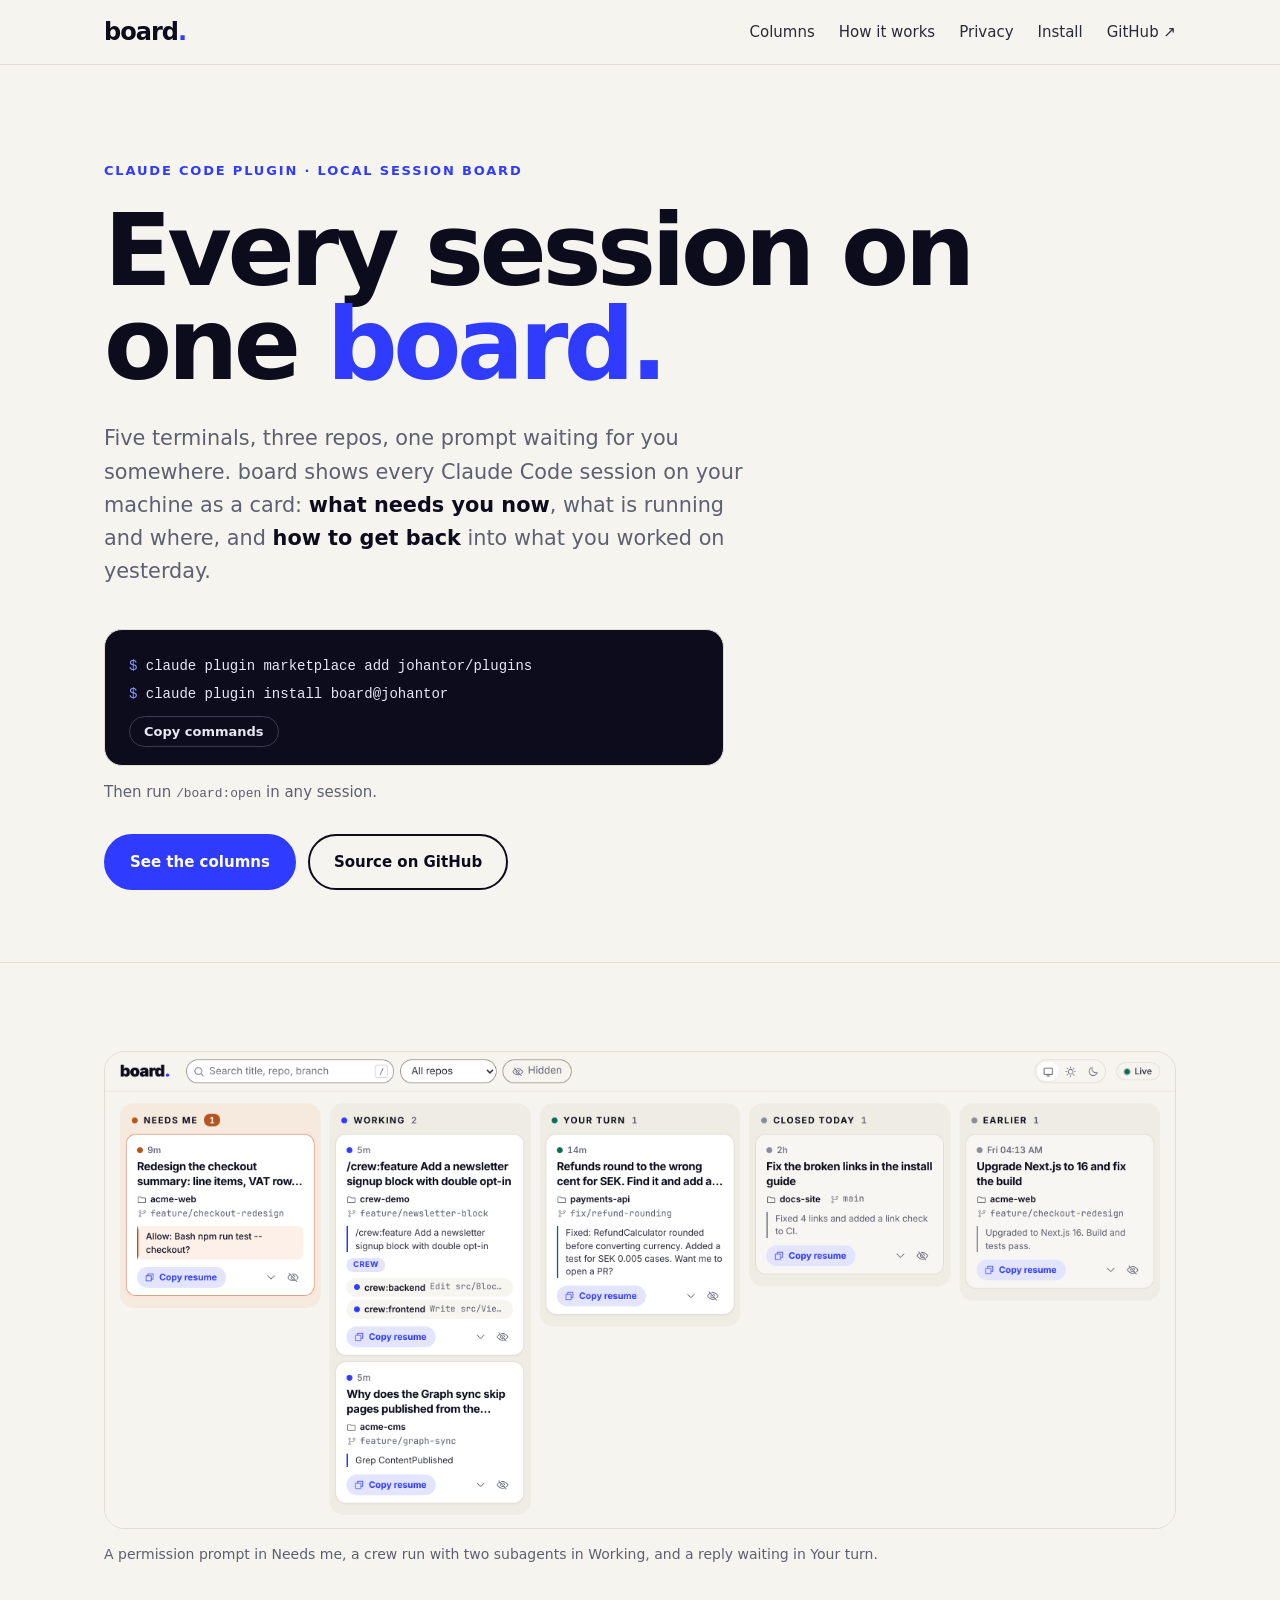
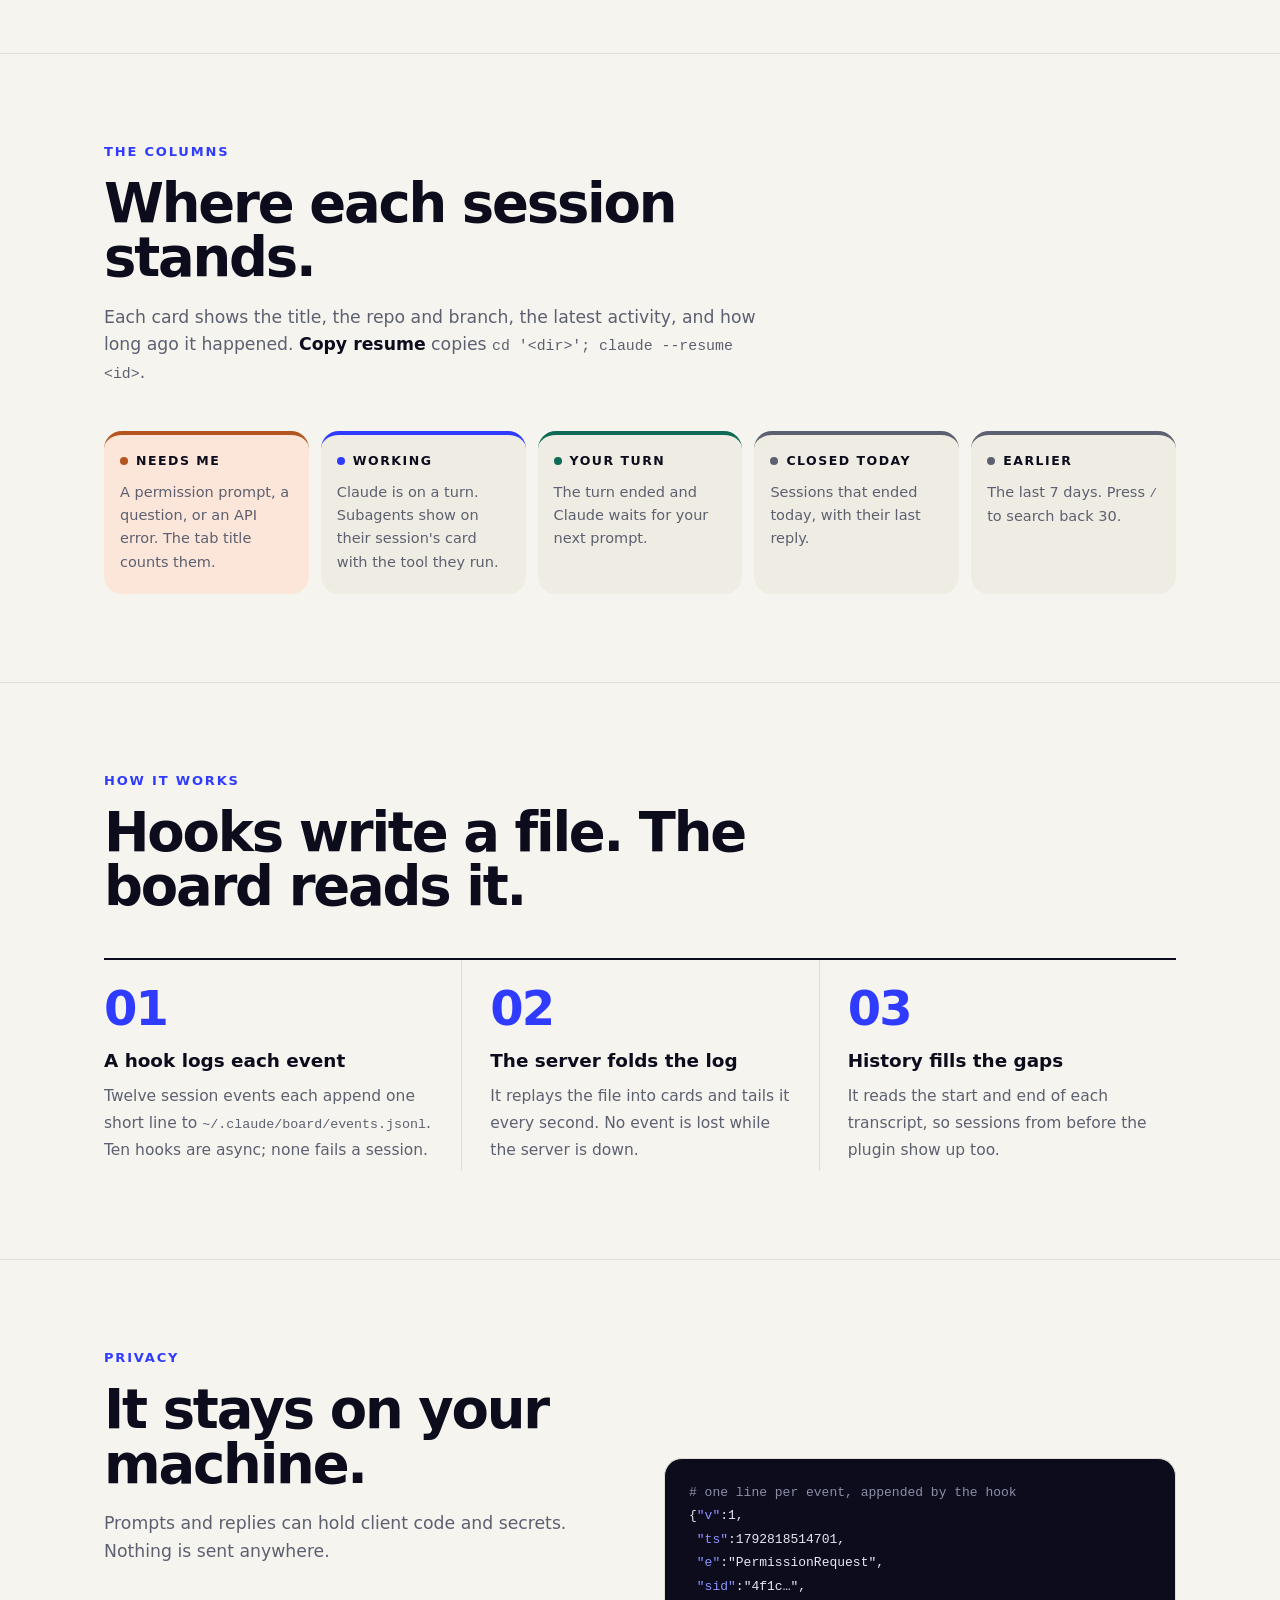
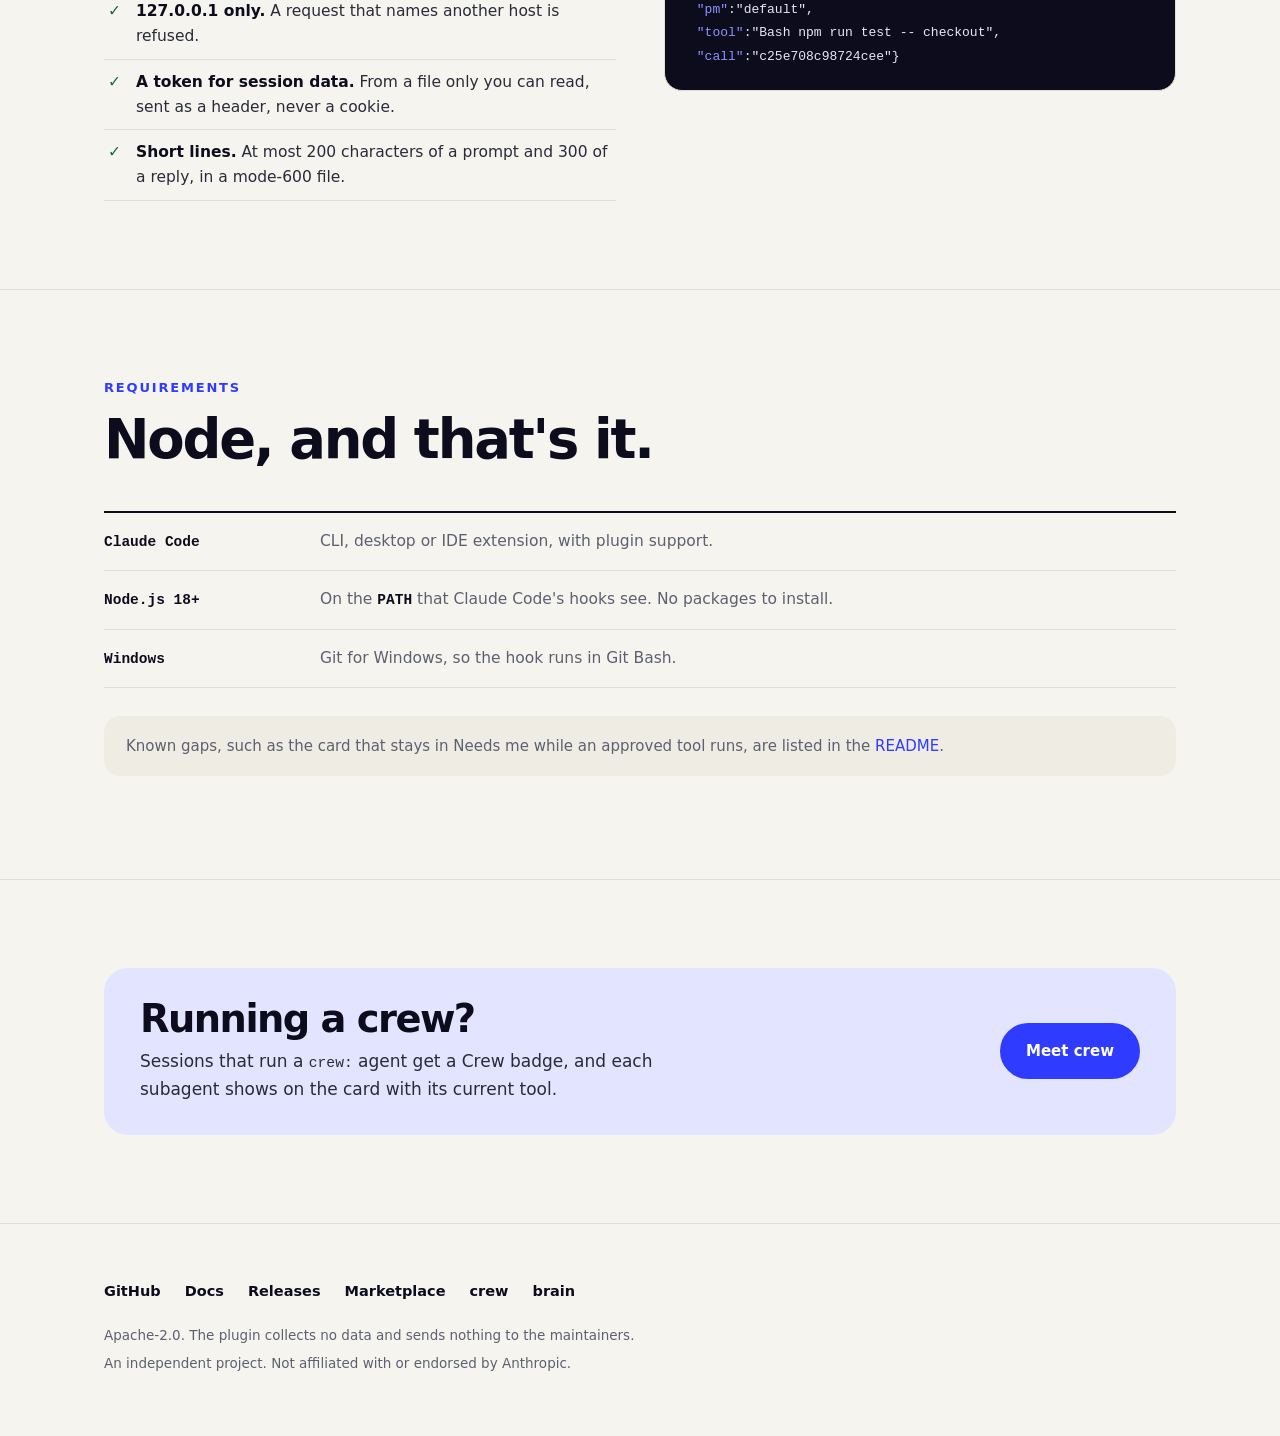
<file: docs/index.html>
<!doctype html>
<html lang="en">
<head>
<meta charset="utf-8">
<meta name="viewport" content="width=device-width, initial-scale=1">
<title>board — every Claude Code session on one board</title>
<meta name="description" content="board is a Claude Code plugin: a local kanban board of every session on your machine. What needs you, what is running, and what you closed today.">
<link rel="canonical" href="https://johantor.github.io/board/">
<meta property="og:type" content="website">
<meta property="og:title" content="board — every Claude Code session on one board">
<meta property="og:description" content="What needs you, what is running, and what you closed today. Local only.">
<meta property="og:url" content="https://johantor.github.io/board/">
<meta property="og:image" content="https://johantor.github.io/board/board-light.png">
<meta name="twitter:card" content="summary_large_image">
<link rel="icon" href="data:image/svg+xml,%3Csvg xmlns='http://www.w3.org/2000/svg' viewBox='0 0 32 32'%3E%3Crect width='32' height='32' rx='8' fill='%232f3bff'/%3E%3Ctext x='16' y='22' text-anchor='middle' font-family='Arial' font-weight='900' font-size='17' fill='white'%3Eb%3C/text%3E%3C/svg%3E">
<link rel="stylesheet" href="style.css">
<link rel="stylesheet" href="board.css">
</head>
<body>

<nav>
  <div class="wrap">
    <span class="brand">board<i>.</i></span>
    <ul>
      <li><a href="#columns">Columns</a></li>
      <li><a href="#how">How it works</a></li>
      <li><a href="#privacy">Privacy</a></li>
      <li><a href="#install">Install</a></li>
      <li><a href="https://github.com/johantor/board">GitHub&nbsp;↗</a></li>
    </ul>
  </div>
</nav>

<header class="hero">
  <div class="wrap">
    <div class="eyebrow">Claude Code plugin · local session board</div>
    <h1>Every session on one <em>board.</em></h1>
    <p class="lede">Five terminals, three repos, one prompt waiting for you somewhere. board shows every
      Claude Code session on your machine as a card: <strong>what needs you now</strong>, what is
      running and where, and <strong>how to get back</strong> into what you worked on yesterday.</p>

    <div class="install" id="install">
<pre id="cmd"><span class="p">$ </span>claude plugin marketplace add johantor/plugins
<span class="p">$ </span>claude plugin install board@johantor</pre>
      <button class="copy" id="copy" type="button">Copy commands</button>
    </div>
    <p class="hint">Then run <code>/board:open</code> in any session.</p>

    <div class="cta">
      <a class="btn primary" href="#columns">See the columns</a>
      <a class="btn" href="https://github.com/johantor/board">Source on GitHub</a>
    </div>
  </div>
</header>

<section id="shot">
  <div class="wrap">
    <figure>
      <picture>
        <source srcset="board-dark.png" media="(prefers-color-scheme: dark)">
        <img src="board-light.png" width="1440" height="640"
             alt="The board: five columns named Needs me, Working, Your turn, Closed today and Earlier, each with session cards that show a title, repo, branch, latest activity and a Copy resume button.">
      </picture>
      <figcaption>A permission prompt in Needs me, a crew run with two subagents in Working, and a reply waiting in Your turn.</figcaption>
    </figure>
  </div>
</section>

<section id="columns">
  <div class="wrap">
    <div class="sec-head">
      <div class="kicker">The columns</div>
      <h2>Where each session stands.</h2>
      <p>Each card shows the title, the repo and branch, the latest activity, and how long ago it
        happened. <strong>Copy resume</strong> copies <code>cd '&lt;dir&gt;'; claude --resume &lt;id&gt;</code>.</p>
    </div>
    <div class="lanes">
      <div class="lane needs"><h3>Needs me</h3>
        <p>A permission prompt, a question, or an API error. The tab title counts them.</p></div>
      <div class="lane working"><h3>Working</h3>
        <p>Claude is on a turn. Subagents show on their session's card with the tool they run.</p></div>
      <div class="lane turn"><h3>Your turn</h3>
        <p>The turn ended and Claude waits for your next prompt.</p></div>
      <div class="lane today"><h3>Closed today</h3>
        <p>Sessions that ended today, with their last reply.</p></div>
      <div class="lane earlier"><h3>Earlier</h3>
        <p>The last 7 days. Press <code>/</code> to search back 30.</p></div>
    </div>
  </div>
</section>

<section id="how">
  <div class="wrap">
    <div class="sec-head">
      <div class="kicker">How it works</div>
      <h2>Hooks write a file. The board reads it.</h2>
    </div>
    <ol class="steps">
      <li><b>A hook logs each event</b><span>Twelve session events each append one short line to
        <code>~/.claude/board/events.jsonl</code>. Ten hooks are async; none fails a session.</span></li>
      <li><b>The server folds the log</b><span>It replays the file into cards and tails it every
        second. No event is lost while the server is down.</span></li>
      <li><b>History fills the gaps</b><span>It reads the start and end of each transcript, so
        sessions from before the plugin show up too.</span></li>
    </ol>
  </div>
</section>

<section id="privacy">
  <div class="wrap split">
    <div>
      <div class="sec-head">
        <div class="kicker">Privacy</div>
        <h2>It stays on your machine.</h2>
        <p>Prompts and replies can hold client code and secrets. Nothing is sent anywhere.</p>
      </div>
      <ul class="checks">
        <li><b>127.0.0.1 only.</b> A request that names another host is refused.</li>
        <li><b>A token for session data.</b> From a file only you can read, sent as a header, never a cookie.</li>
        <li><b>Short lines.</b> At most 200 characters of a prompt and 300 of a reply, in a mode-600 file.</li>
      </ul>
    </div>
<pre class="logline"><span class="c"># one line per event, appended by the hook</span>
{<span class="k">"v"</span>:1,
 <span class="k">"ts"</span>:1792818514701,
 <span class="k">"e"</span>:"PermissionRequest",
 <span class="k">"sid"</span>:"4f1c…",
 <span class="k">"pm"</span>:"default",
 <span class="k">"tool"</span>:"Bash npm run test -- checkout",
 <span class="k">"call"</span>:"c25e708c98724cee"}</pre>
  </div>
</section>

<section id="requirements">
  <div class="wrap">
    <div class="sec-head">
      <div class="kicker">Requirements</div>
      <h2>Node, and that's it.</h2>
    </div>
    <ul class="cmds">
      <li><code>Claude Code</code><span>CLI, desktop or IDE extension, with plugin support.</span></li>
      <li><code>Node.js 18+</code><span>On the <code>PATH</code> that Claude Code's hooks see. No packages to install.</span></li>
      <li><code>Windows</code><span>Git for Windows, so the hook runs in Git Bash.</span></li>
    </ul>
    <p class="note">Known gaps, such as the card that stays in Needs me while an approved tool runs, are
      listed in the <a href="https://github.com/johantor/board#known-gaps">README</a>.</p>
  </div>
</section>

<section id="crew">
  <div class="wrap">
    <div class="band">
      <div>
        <h2>Running a crew?</h2>
        <p>Sessions that run a <code>crew:</code> agent get a Crew badge, and each subagent shows on
          the card with its current tool.</p>
      </div>
      <a class="btn primary" href="https://johantor.github.io/crew/">Meet crew</a>
    </div>
  </div>
</section>

<footer>
  <div class="wrap">
    <div class="flinks">
      <a href="https://github.com/johantor/board">GitHub</a>
      <a href="https://github.com/johantor/board/blob/main/README.md">Docs</a>
      <a href="https://github.com/johantor/board/releases">Releases</a>
      <a href="https://johantor.github.io/plugins/">Marketplace</a>
      <a href="https://johantor.github.io/crew/">crew</a>
      <a href="https://johantor.github.io/brain/">brain</a>
    </div>
    <p class="fine">Apache-2.0. The plugin collects no data and sends nothing to the maintainers.</p>
    <p class="fine">An independent project. Not affiliated with or endorsed by Anthropic.</p>
  </div>
</footer>

<script>
  document.getElementById('copy').addEventListener('click', function () {
    const text = document.getElementById('cmd').innerText.replace(/^\$ /gm, '').trim();
    const done = (ok) => {
      if (!ok) {
        // No clipboard access: select the commands so the platform's copy shortcut works.
        const range = document.createRange();
        range.selectNodeContents(document.getElementById('cmd'));
        getSelection().removeAllRanges();
        getSelection().addRange(range);
      }
      this.textContent = ok ? 'Copied' : 'Selected: copy with your shortcut';
      setTimeout(() => { this.textContent = 'Copy commands'; }, 2400);
    };
    if (navigator.clipboard?.writeText) {
      navigator.clipboard.writeText(text).then(() => done(true), () => done(false));
    } else {
      done(false);
    }
  });
</script>

</body>
</html>
</file>
<file: docs/style.css>
/* A copy of the crew site's stylesheet (johantor/crew, docs/style.css): keep the two in step. */
  :root{
    --bg:#f6f4ef;
    --surface:#ffffff;
    --soft:#efece4;
    --line:#e2ded4;
    --ink:#0c0c1d;
    --text:#2a2b3a;
    --muted:#5d6070;
    --accent:#2f3bff;
    --accent-ink:#ffffff;
    --accent-soft:#e3e4ff;
    --go:#0e6b55;
    --go-soft:#ddf1ea;
    --warm:#b4541f;
    --warm-soft:#fbe6d9;
    /* System fonts only: no third-party font request, so the site sends visitors nowhere. */
    --display:"Inter Tight","Inter",system-ui,-apple-system,"Segoe UI",Roboto,Helvetica,Arial,sans-serif;
    --sans:"Inter",system-ui,-apple-system,"Segoe UI",Roboto,Helvetica,Arial,sans-serif;
    --mono:"JetBrains Mono",ui-monospace,SFMono-Regular,Menlo,Consolas,monospace;
    --wrap:1120px;
    /* Terminal panels stay dark in both schemes: their text colour is fixed. */
    --term:#0c0c1d;
  }
  @media (prefers-color-scheme:dark){
    :root{
      --bg:#0e0f1a; --surface:#161827; --soft:#1c1e30; --line:#2a2d44;
      --ink:#f4f3ff; --text:#d9d9e8; --muted:#9b9db2;
      --accent:#8c93ff; --accent-ink:#0e0f1a; --accent-soft:#23264a;
      --go:#5fd3b0; --go-soft:#163a31; --warm:#f2a06e; --warm-soft:#3a2418;
      --term:#05060c;
    }
  }
  *{box-sizing:border-box}
  html{scroll-behavior:smooth}
  /* Anchor targets clear the sticky nav. */
  [id]{scroll-margin-top:88px}
  body{margin:0;background:var(--bg);color:var(--text);font:17px/1.6 var(--sans);
       -webkit-font-smoothing:antialiased}
  .wrap{max-width:var(--wrap);margin:0 auto;padding:0 24px}
  h1,h2,h3{color:var(--ink);font-family:var(--display);margin:0}
  a{color:var(--accent);text-decoration:none}
  a:hover{text-decoration:underline;text-underline-offset:3px}
  code{font-family:var(--mono);font-size:.86em}

  /* nav */
  nav{position:sticky;top:0;z-index:20;background:color-mix(in srgb,var(--bg) 88%,transparent);
      backdrop-filter:blur(10px);border-bottom:1px solid var(--line)}
  nav .wrap{display:flex;align-items:center;gap:28px;height:64px}
  .brand{font-family:var(--display);font-weight:900;font-size:24px;letter-spacing:-.04em;color:var(--ink)}
  .brand i{font-style:normal;color:var(--accent)}
  nav ul{display:flex;gap:24px;list-style:none;margin:0 0 0 auto;padding:0;flex-wrap:wrap}
  nav a{color:var(--text);font-size:15px;font-weight:500}

  /* hero */
  header.hero{padding:96px 0 72px}
  .eyebrow{font-family:var(--sans);font-weight:700;font-size:13px;letter-spacing:.14em;
           text-transform:uppercase;color:var(--accent);margin-bottom:22px}
  h1{font-weight:900;font-size:clamp(2.8rem,8.4vw,6.2rem);line-height:.95;letter-spacing:-.045em;max-width:14ch}
  h1 em{font-style:normal;color:var(--accent)}
  .lede{max-width:40rem;margin:30px 0 0;font-size:clamp(1.08rem,2.1vw,1.3rem);color:var(--muted)}
  .lede strong{color:var(--ink);font-weight:700}

  .install{max-width:620px;margin:40px 0 0;background:var(--term);border:1px solid var(--line);border-radius:18px;overflow:hidden}
  .install pre{margin:0;padding:22px 24px 8px;font-family:var(--mono);font-size:14px;line-height:2;
               color:#e8e8f4;overflow-x:auto;white-space:pre}
  .install .p{color:#8c93ff;user-select:none}
  button.copy{margin:0 24px 18px;padding:8px 14px;border:1px solid #3a3c55;border-radius:999px;
              background:transparent;color:#e8e8f4;font:600 13px/1 var(--sans);cursor:pointer}
  button.copy:hover{background:#262840}

  .cta{margin-top:30px;display:flex;gap:12px;flex-wrap:wrap}
  .btn{display:inline-block;padding:14px 24px;border-radius:999px;font-weight:700;font-size:15px;
       border:2px solid var(--ink);color:var(--ink)}
  .btn:hover{text-decoration:none;background:var(--soft)}
  .btn.primary{background:var(--accent);border-color:var(--accent);color:var(--accent-ink)}
  .btn.primary:hover{filter:brightness(1.08);background:var(--accent)}

  /* sections */
  section{padding:88px 0;border-top:1px solid var(--line)}
  .kicker{font-weight:700;font-size:13px;letter-spacing:.14em;text-transform:uppercase;color:var(--accent);margin-bottom:14px}
  h2{font-weight:900;font-size:clamp(2rem,5vw,3.4rem);line-height:1;letter-spacing:-.04em;max-width:18ch}
  .sec-head{margin-bottom:44px}
  .sec-head p{max-width:42rem;color:var(--muted);margin:18px 0 0;font-size:1.08rem}
  h3{font-weight:800;font-size:1.2rem;letter-spacing:-.02em}

  figure{margin:0}
  figure img{width:100%;height:auto;display:block;border-radius:20px;border:1px solid var(--line)}
  figcaption{margin-top:14px;font-size:14px;color:var(--muted)}

  /* tags */
  .tag{padding:4px 11px;border-radius:999px;font:700 11.5px/1.4 var(--sans);
       letter-spacing:.06em;text-transform:uppercase}
  .tag.beta{background:var(--warm-soft);color:var(--warm)}

  .stacks{display:flex;gap:10px;flex-wrap:wrap;margin-top:28px}
  .stacks span{padding:9px 16px;border-radius:999px;background:var(--accent-soft);color:var(--ink);
               font-weight:700;font-size:14px}

  /* lists */
  .cmds{list-style:none;padding:0;margin:0;border-top:2px solid var(--ink)}
  .cmds li{display:flex;gap:24px;flex-wrap:wrap;align-items:baseline;padding:16px 0;border-bottom:1px solid var(--line)}
  .cmds code{min-width:12rem;font-weight:700;font-size:14.5px;color:var(--ink)}
  .cmds li > span{flex:1;min-width:15rem;color:var(--muted);font-size:15.5px}
  .cmds .tag{margin-left:8px;vertical-align:2px}

  .hint{margin:14px 0 0;font-size:15px;color:var(--muted)}
  .sec-head p strong{color:var(--ink)}
  .note{margin-top:28px;padding:18px 22px;border-radius:16px;background:var(--soft);color:var(--muted);font-size:15px}

  /* layouts beyond cards: numbered steps, text beside a terminal, a checklist, a closing band */
  .steps{list-style:none;padding:0;margin:0;display:grid;grid-template-columns:repeat(3,1fr);
         counter-reset:step;border-top:2px solid var(--ink)}
  .steps li{counter-increment:step;padding:24px 28px 8px 0}
  .steps li + li{padding-left:28px;border-left:1px solid var(--line)}
  .steps li::before{content:counter(step,decimal-leading-zero);display:block;font-family:var(--display);
                    font-weight:900;font-size:3rem;line-height:1;letter-spacing:-.04em;color:var(--accent);margin-bottom:14px}
  .steps b{display:block;color:var(--ink);font-family:var(--display);font-weight:800;font-size:1.15rem;margin-bottom:6px}
  .steps span{color:var(--muted);font-size:15.5px}

  .split{display:grid;grid-template-columns:1fr 1fr;gap:48px;align-items:center}
  .split .sec-head{margin-bottom:0}
  .checks{list-style:none;padding:0;margin:24px 0 0}
  .checks li{padding:10px 0 10px 32px;position:relative;border-bottom:1px solid var(--line);font-size:15.5px}
  .checks li::before{content:"✓";position:absolute;left:4px;color:var(--go);font-weight:900}
  .checks b{color:var(--ink)}
  .logline{margin:0;background:var(--term);border:1px solid var(--line);border-radius:18px;padding:22px 24px;
           font:13px/1.8 var(--mono);color:#e8e8f4;overflow-x:auto;white-space:pre-wrap}
  .logline .k{color:#8c93ff}
  .logline .c{color:#8b8ea6}
  .logline .x{color:#f2a06e}

  .band{display:flex;gap:24px;align-items:center;justify-content:space-between;flex-wrap:wrap;
        background:var(--accent-soft);border-radius:24px;padding:32px 36px}
  .band h2{font-size:clamp(1.6rem,3.6vw,2.4rem)}
  .band p{margin:10px 0 0;color:var(--text);max-width:36rem}

  /* a two-column spec sheet, and grouped lists */
  .spec{display:grid;grid-template-columns:repeat(2,minmax(0,1fr));column-gap:48px;border-top:2px solid var(--ink)}
  .spec div{display:flex;gap:16px;align-items:baseline;padding:14px 0;border-bottom:1px solid var(--line)}
  .spec b{min-width:10rem;color:var(--ink);font-family:var(--display);font-weight:800}
  .spec span{color:var(--muted);font-size:15px}
  .groups{display:grid;grid-template-columns:repeat(4,minmax(0,1fr));gap:28px;margin-top:36px}
  .groups h3{font-family:var(--sans);font-size:12.5px;font-weight:800;letter-spacing:.12em;text-transform:uppercase;
             color:var(--muted);padding-bottom:10px;border-bottom:2px solid var(--ink)}
  .groups ul{list-style:none;padding:0;margin:0}
  .groups li{padding:10px 0;border-bottom:1px solid var(--line);font-size:14.5px;color:var(--muted)}
  .groups code{display:block;color:var(--accent);font-weight:700;font-size:14px}

  footer{border-top:1px solid var(--line);padding:56px 0 64px;color:var(--muted);font-size:14.5px}
  .flinks{display:flex;gap:24px;flex-wrap:wrap;margin-bottom:22px}
  .flinks a{color:var(--ink);font-weight:600}
  .fine{margin:0;font-size:13.5px}
  .fine + .fine{margin-top:6px}

  @media (max-width:900px){
    .split{grid-template-columns:1fr;gap:28px}
    .groups{grid-template-columns:1fr 1fr}
    .spec{grid-template-columns:1fr}
  }
  @media (max-width:640px){
    header.hero{padding:60px 0 48px}
    section{padding:60px 0}
    nav .wrap{height:auto;padding-top:12px;padding-bottom:12px;flex-wrap:wrap;gap:12px}
    nav ul{gap:16px;margin-left:0}
    .cmds code{min-width:auto}
    [id]{scroll-margin-top:160px}
    .steps{grid-template-columns:1fr}
    .steps li + li{padding-left:0;border-left:0;border-top:1px solid var(--line)}
    .groups{grid-template-columns:1fr}
    .spec b{min-width:7rem}
    .band{padding:24px}
  }
  @media (prefers-reduced-motion:reduce){html{scroll-behavior:auto}}
</file>
<file: docs/board.css>
/* Board-only layouts. style.css stays an exact copy of the crew site's, so additions live here. */

  /* columns: a miniature board instead of a card grid */
  .lanes{display:grid;grid-template-columns:repeat(5,minmax(0,1fr));gap:12px}
  .lane{background:var(--soft);border-radius:18px;padding:16px 16px 20px;border-top:4px solid var(--c)}
  .lane h3{font-family:var(--sans);font-size:12.5px;font-weight:800;letter-spacing:.12em;text-transform:uppercase;
           display:flex;align-items:center;gap:8px}
  .lane h3::before{content:"";width:8px;height:8px;border-radius:50%;background:var(--c)}
  .lane p{margin:10px 0 0;font-size:14.5px;color:var(--muted)}
  .lane.needs{--c:var(--warm);background:var(--warm-soft)}
  .lane.working{--c:var(--accent)}
  .lane.turn{--c:var(--go)}
  .lane.today,.lane.earlier{--c:var(--muted)}

  @media (max-width:900px){.lanes{grid-template-columns:1fr 1fr}}
  @media (max-width:640px){.lanes{grid-template-columns:1fr}}
</file>
